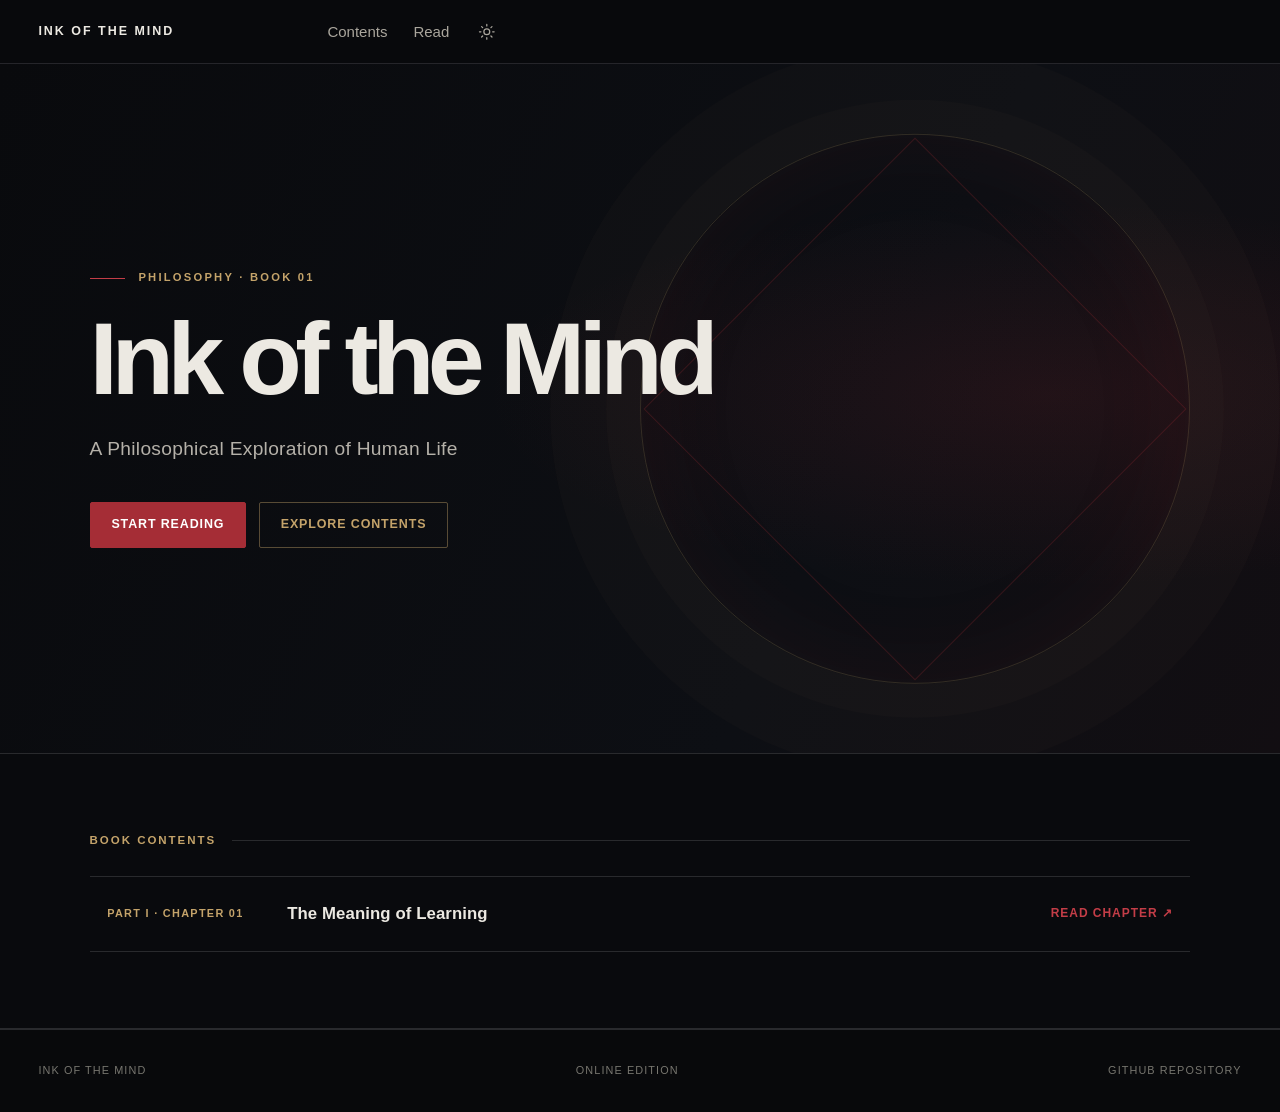
<file: index.html>
<!doctype html>
<html lang="en" data-theme="dark">
<head>
<meta charset="utf-8"><meta name="viewport" content="width=device-width,initial-scale=1">
<meta name="description" content="Ink of the Mind — a philosophical exploration of human life.">
<meta name="theme-color" content="#090a0d"><meta property="og:type" content="book"><meta property="og:title" content="Ink of the Mind"><meta property="og:description" content="A philosophical exploration of human life.">
<link rel="canonical" href="https://everlastinguc.github.io/jingalala-huhu/">
<title>Ink of the Mind</title>
<link rel="stylesheet" href="assets/css/tokens.css"><link rel="stylesheet" href="assets/css/base.css"><link rel="stylesheet" href="assets/css/layout.css"><link rel="stylesheet" href="assets/css/components.css"><link rel="stylesheet" href="assets/css/utilities.css">
<script type="module" src="assets/js/theme.js"></script>
</head>
<body>
<a class="skip-link" href="#main">Skip to content</a>
<header class="site-header">
<a class="wordmark" href="index.html" aria-label="Ink of the Mind home"><span>INK OF THE MIND</span></a>
<nav class="header-actions" aria-label="Main navigation"><a class="icon-button" href="#contents">Contents</a><a class="icon-button" href="reader.html">Read</a><button class="icon-button" id="theme-toggle" type="button" aria-label="Switch theme"><svg viewBox="0 0 24 24" aria-hidden="true"><circle cx="12" cy="12" r="4"></circle><path d="M12 2v2m0 16v2M4.93 4.93l1.42 1.42m11.3 11.3 1.42 1.42M2 12h2m16 0h2M4.93 19.07l1.42-1.42m11.3-11.3 1.42-1.42"></path></svg></button></nav>
</header>
<main id="main">
<section class="home-hero"><div class="home-inner">
<p class="home-meta">PHILOSOPHY · BOOK 01</p>
<h1 class="home-title">Ink of the Mind</h1>
<p class="home-subtitle">A Philosophical Exploration of Human Life</p>
<div class="home-hero__actions"><a class="home-cta" href="reader.html">Start reading</a><a class="home-cta home-cta--secondary" href="#contents">Explore contents</a></div>
</div></section>
<section class="home-section" id="contents"><div class="home-inner">
<h2 class="home-section__heading">Book contents</h2>
<div class="home-chapter-list">
<div class="home-chapter"><span class="home-chapter__number">PART I · CHAPTER 01</span><strong class="home-chapter__title">The Meaning of Learning</strong><a class="home-chapter__link" href="reader.html">Read chapter</a></div>
</div>
</div></section>
</main>
<footer class="site-footer"><span>INK OF THE MIND</span><span>ONLINE EDITION</span><a href="https://github.com/EverlastingUc/jingalala-huhu" target="_blank" rel="noopener noreferrer">GITHUB REPOSITORY</a></footer>
</body></html>
</file>
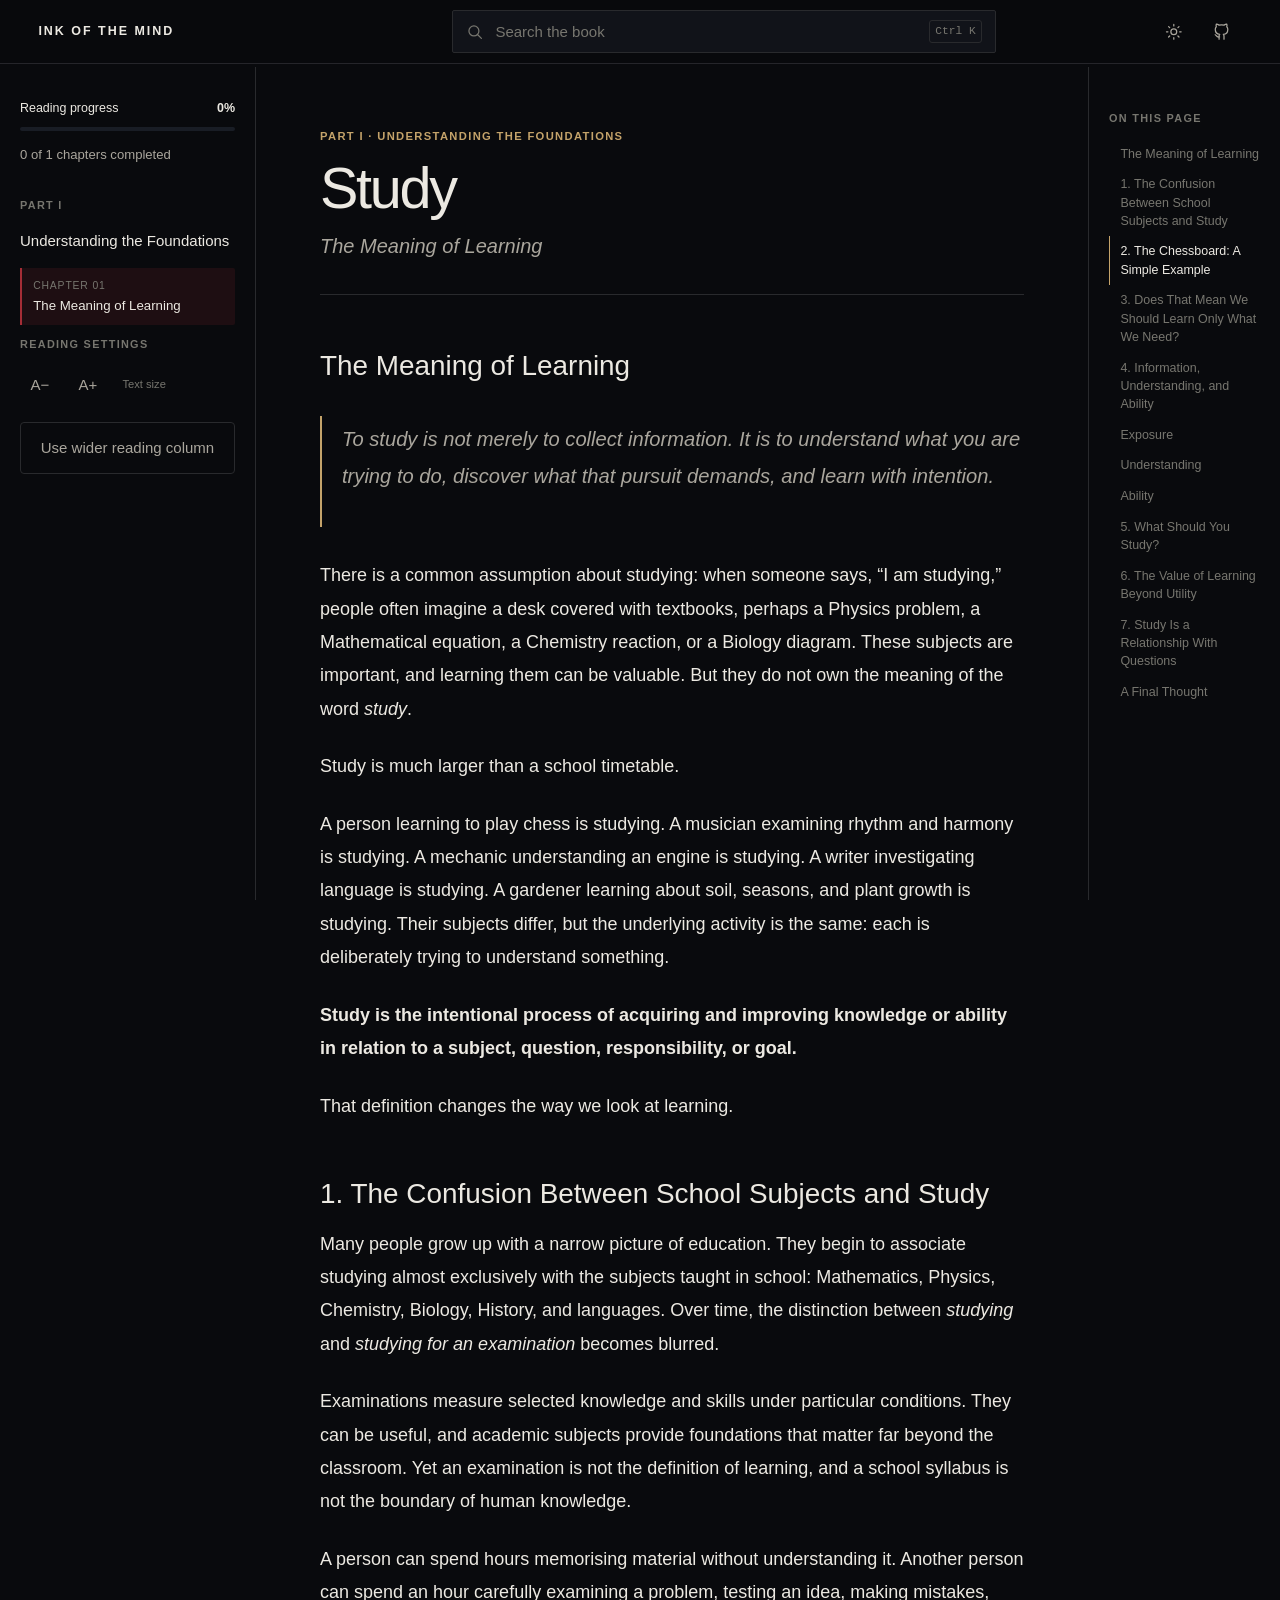
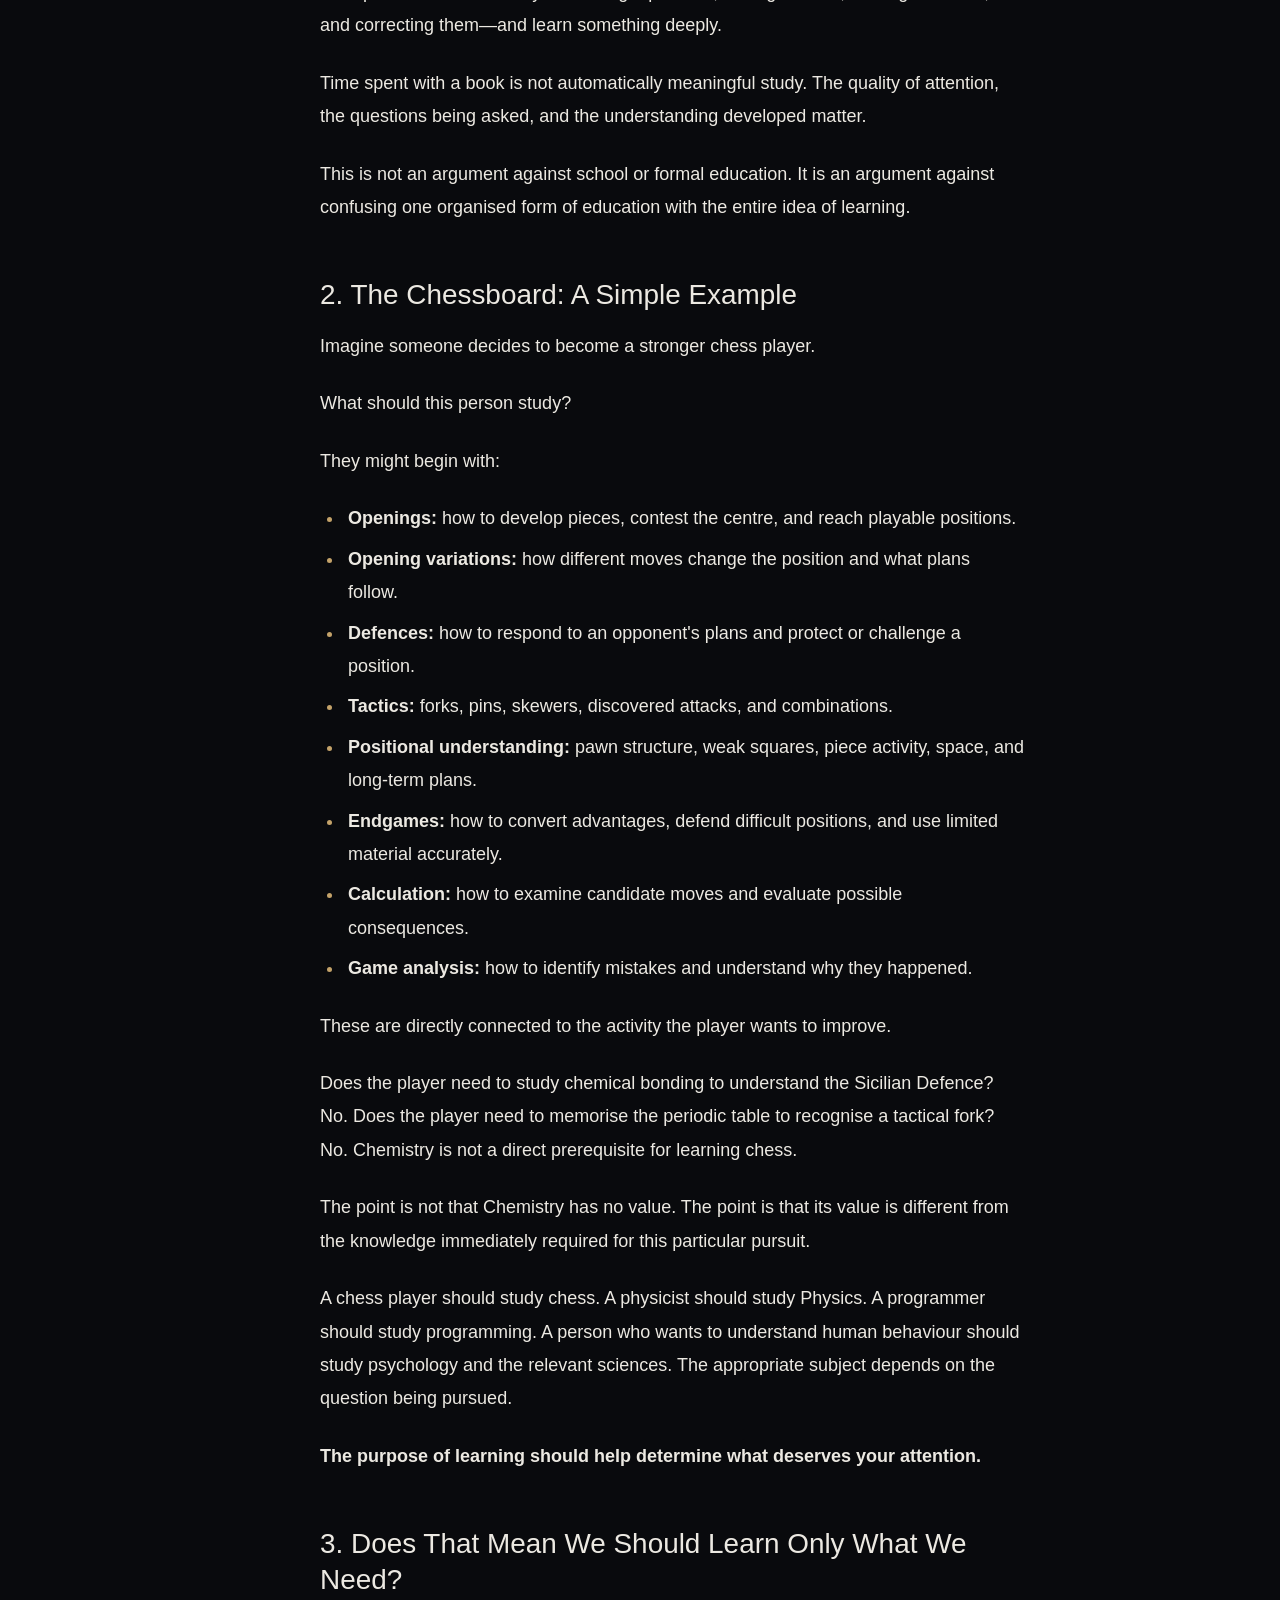
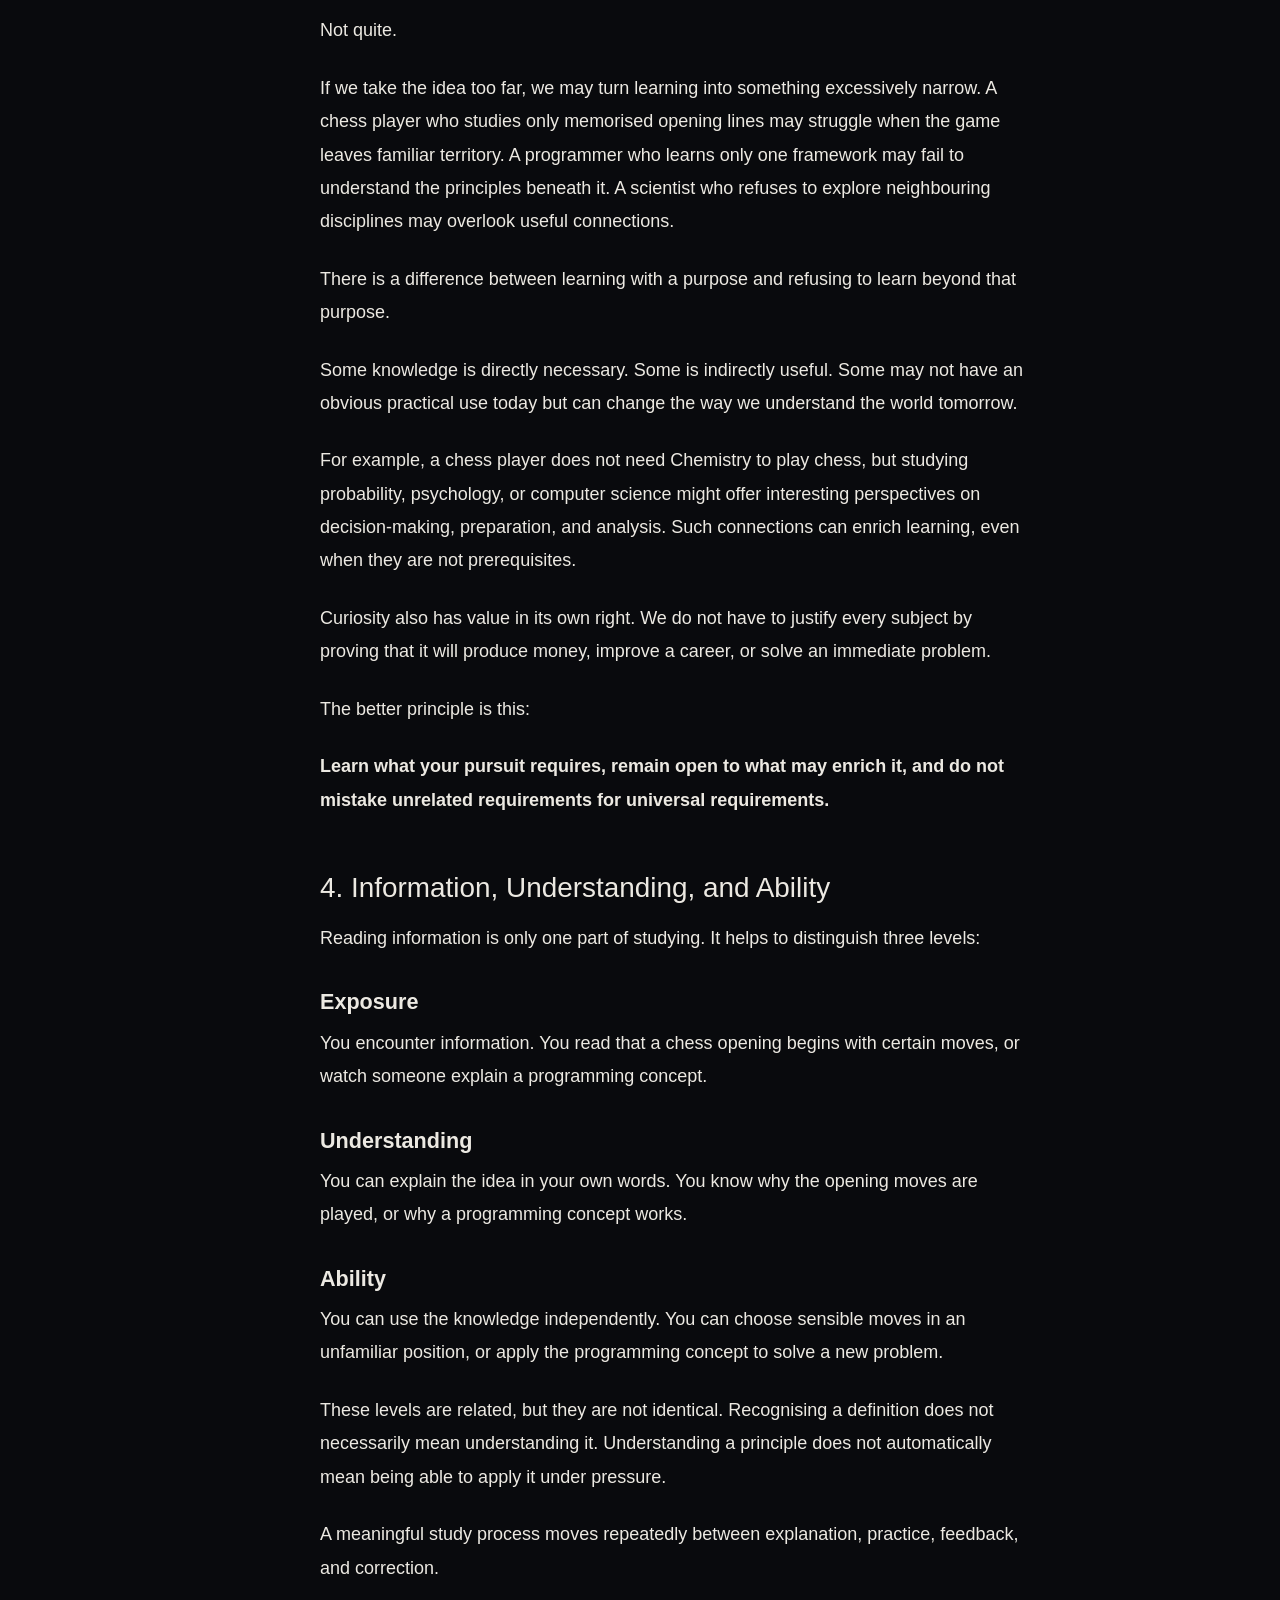
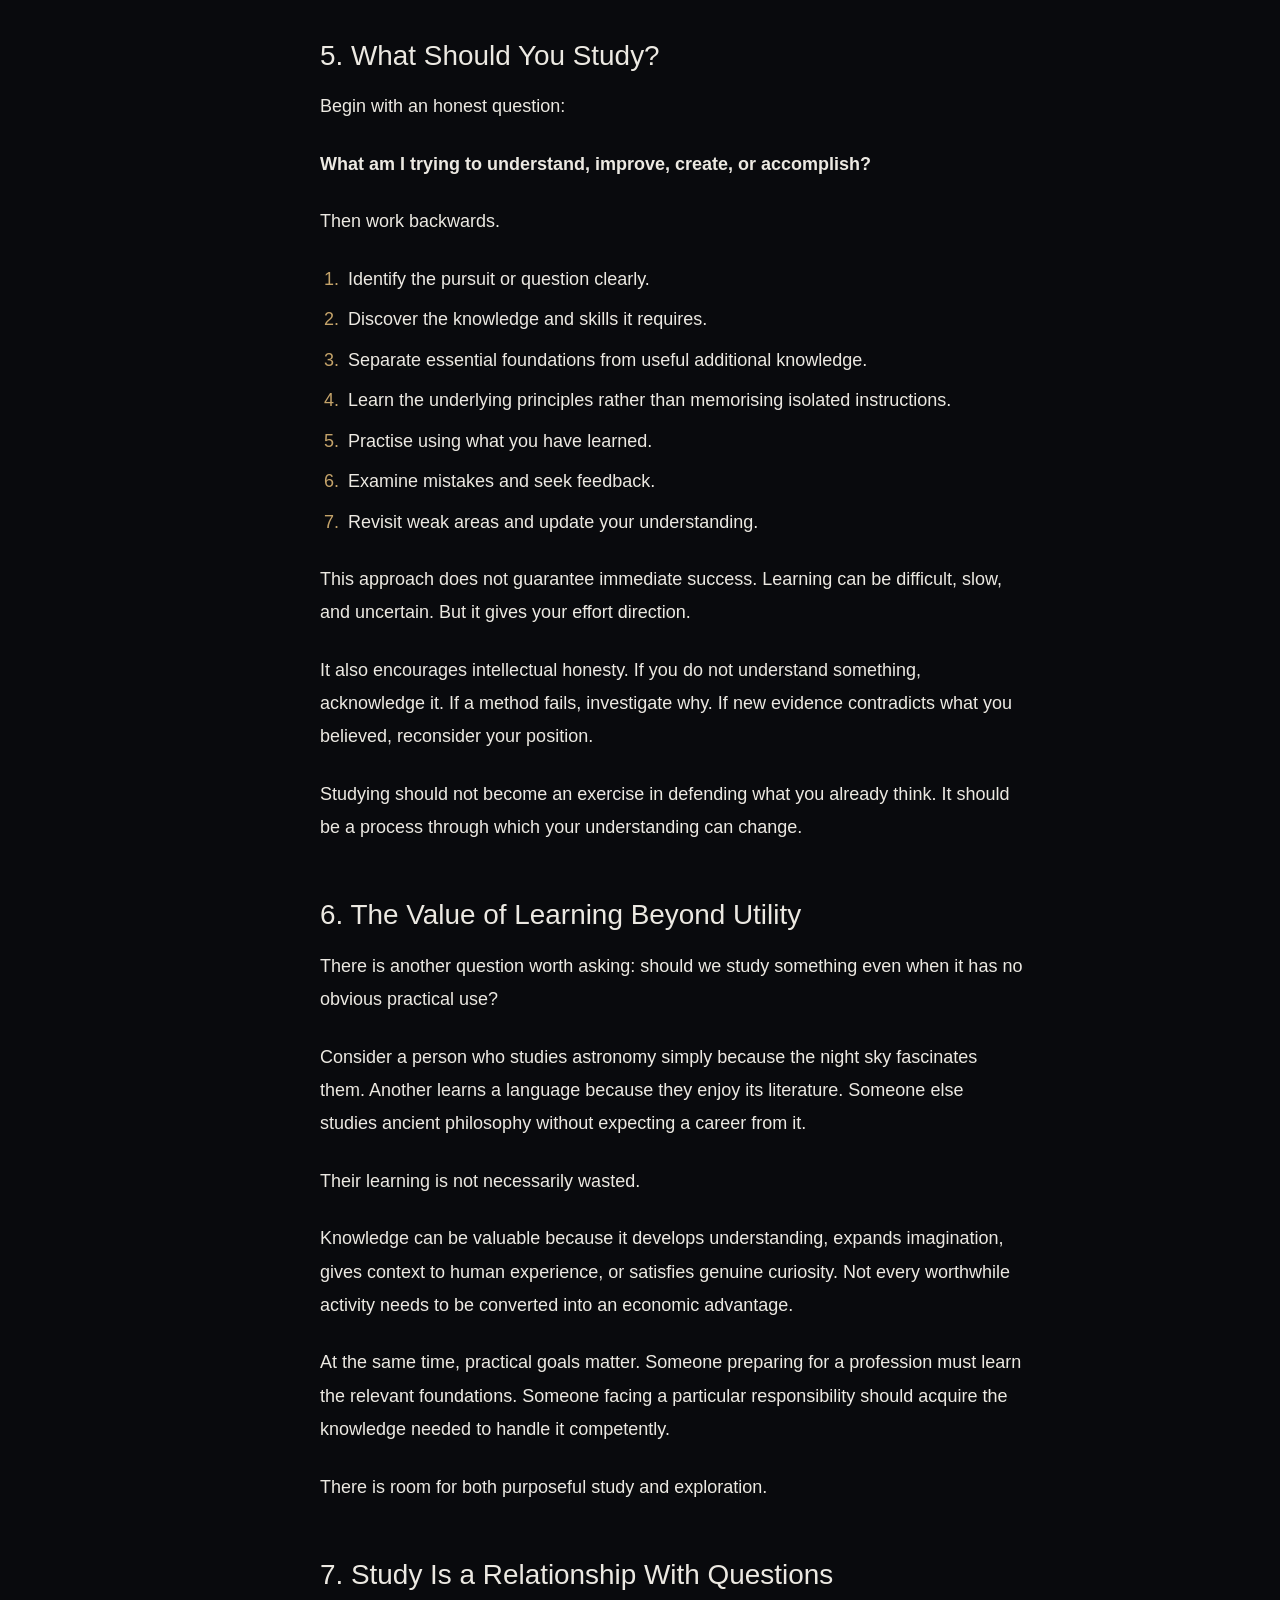
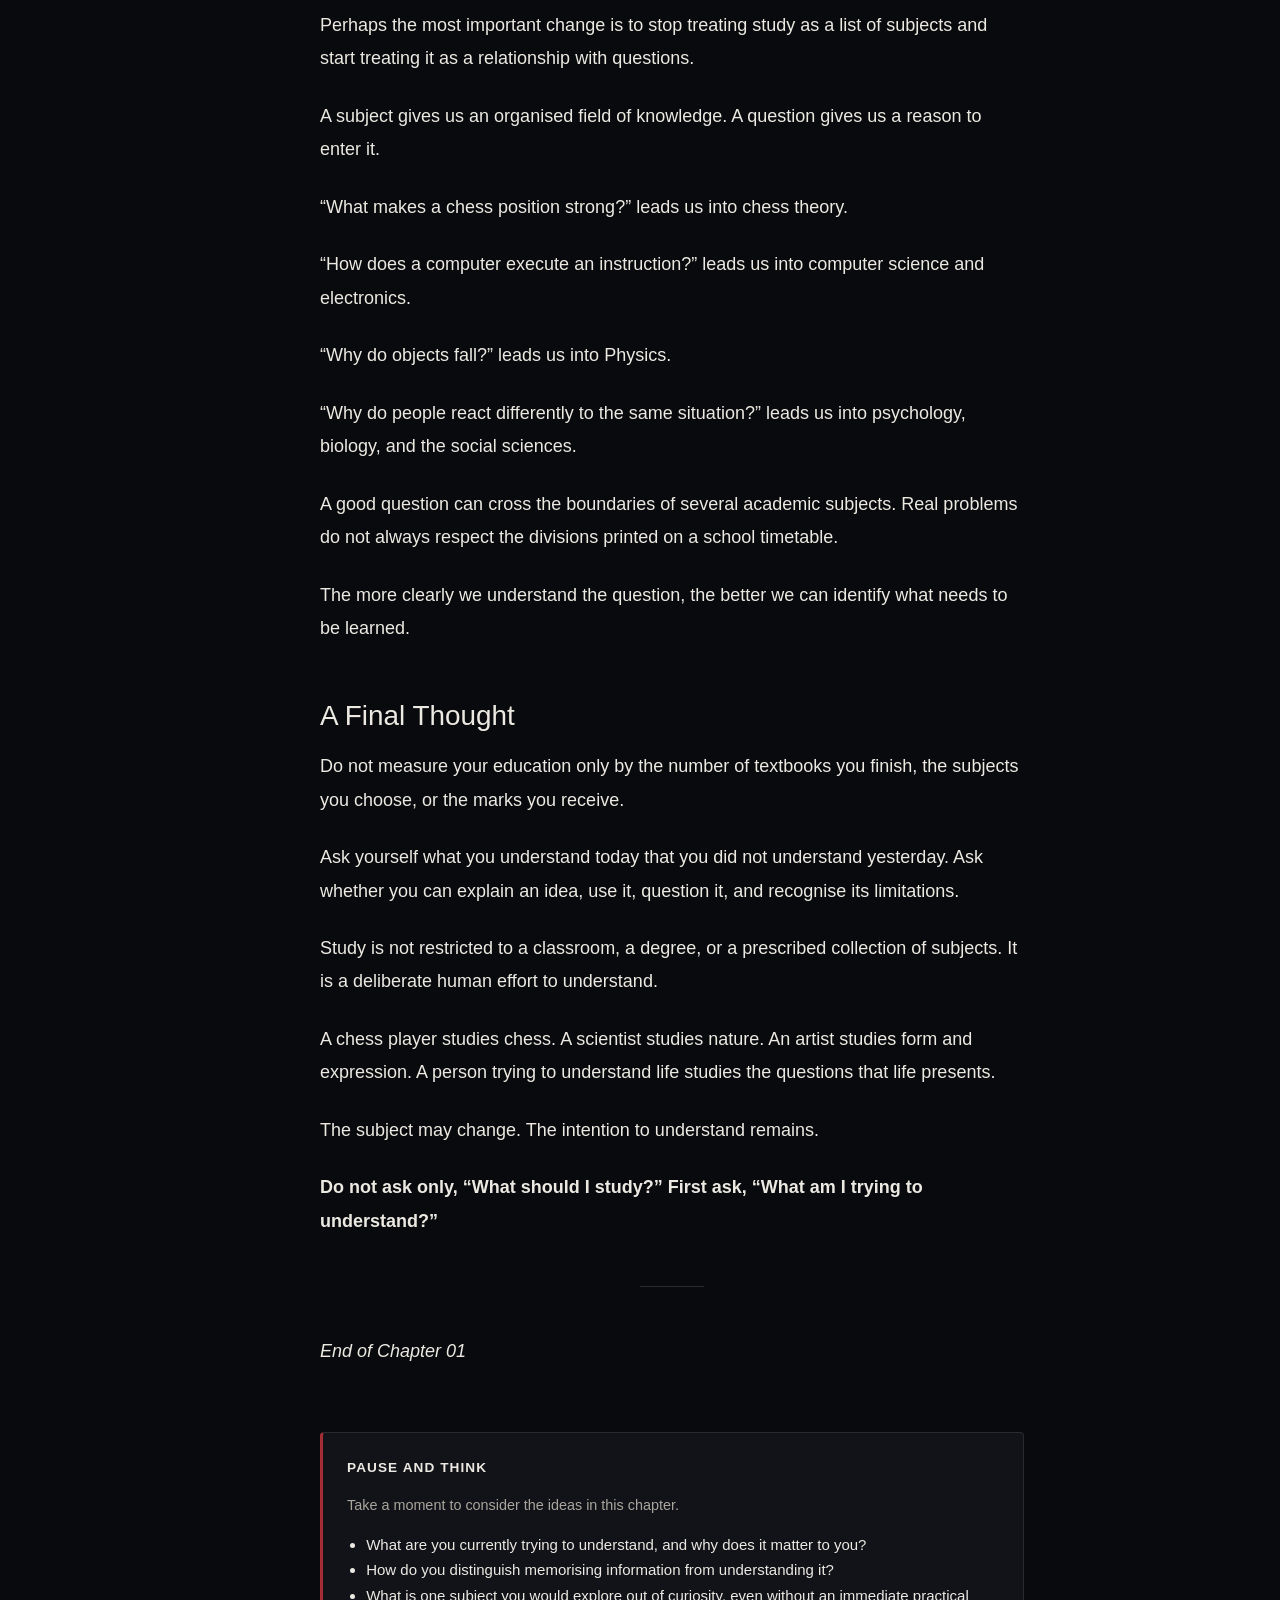
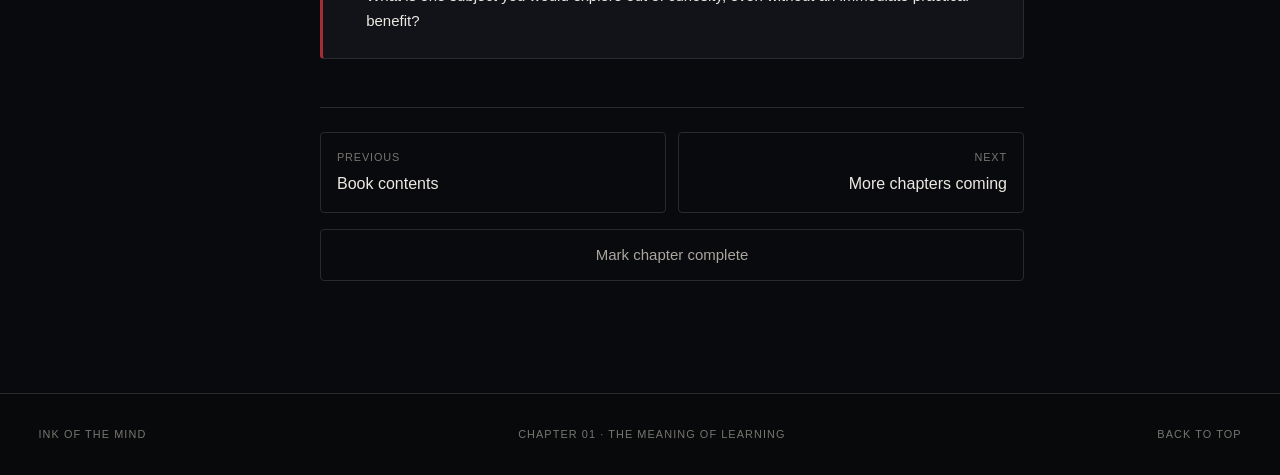
<file: reader.html>
<!doctype html>
<html lang="en" data-theme="dark">
<head>
<meta charset="utf-8"><meta name="viewport" content="width=device-width,initial-scale=1">
<meta name="description" content="Read Ink of the Mind: Chapter 1, The Meaning of Learning.">
<meta name="theme-color" content="#090a0d"><meta property="og:type" content="book"><meta property="og:title" content="The Meaning of Learning — Ink of the Mind"><meta property="og:description" content="Chapter 1 of Ink of the Mind.">
<link rel="canonical" href="https://everlastinguc.github.io/jingalala-huhu/reader.html">
<title>The Meaning of Learning — Ink of the Mind</title>

<link rel="stylesheet" href="assets/css/tokens.css"><link rel="stylesheet" href="assets/css/base.css"><link rel="stylesheet" href="assets/css/layout.css"><link rel="stylesheet" href="assets/css/components.css"><link rel="stylesheet" href="assets/css/utilities.css">
<script type="module" src="assets/js/main.js"></script>
</head>
<body>
<a class="skip-link" href="#chapter-content">Skip to chapter</a>
<header class="site-header">
<button class="menu-button" id="menu-toggle" type="button" aria-label="Open chapter navigation" aria-expanded="false"><svg viewBox="0 0 24 24" aria-hidden="true"><path d="M4 7h16M4 12h16M4 17h16"></path></svg></button>
<a class="wordmark" href="index.html"><span>INK OF THE MIND</span></a>
<div class="header-search"><button class="search-trigger" id="search-open" type="button"><svg viewBox="0 0 24 24" aria-hidden="true"><circle cx="10.8" cy="10.8" r="6.8"></circle><path d="m16 16 5 5"></path></svg><span>Search the book</span><kbd>Ctrl K</kbd></button></div>
<div class="header-actions"><button class="icon-button" id="theme-toggle" type="button" aria-label="Switch theme"><svg viewBox="0 0 24 24" aria-hidden="true"><circle cx="12" cy="12" r="4"></circle><path d="M12 2v2m0 16v2M4.93 4.93l1.42 1.42m11.3 11.3 1.42 1.42M2 12h2m16 0h2M4.93 19.07l1.42-1.42m11.3-11.3 1.42-1.42"></path></svg></button><a class="icon-button" href="https://github.com/EverlastingUc/jingalala-huhu" target="_blank" rel="noopener noreferrer" aria-label="GitHub repository"><svg viewBox="0 0 24 24" aria-hidden="true"><path d="M9 19c-4.3 1.4-4.3-2.5-6-3m12 6v-3.9a3.4 3.4 0 0 0-.9-2.7c3-.3 6.1-1.5 6.1-6.7a5.2 5.2 0 0 0-1.4-3.6 4.8 4.8 0 0 0-.1-3.6s-1.1-.4-3.7 1.4a12.8 12.8 0 0 0-6.7 0C5.7 1.1 4.6 1.5 4.6 1.5a4.8 4.8 0 0 0-.1 3.6 5.2 5.2 0 0 0-1.4 3.6c0 5.2 3.1 6.4 6.1 6.7a3.4 3.4 0 0 0-.9 2.7V22"></path></svg></a></div>
</header>
<div class="reader-progress" aria-hidden="true"><span class="reader-progress__bar" id="reading-progress"></span></div>
<div class="mobile-overlay" id="sidebar-overlay"></div>
<div class="reader-shell">
<aside class="sidebar" id="chapter-sidebar" aria-label="Chapter navigation">
<div class="sidebar__progress"><div class="progress-copy"><span>Reading progress</span><strong id="progress-percent">0%</strong></div><div class="progress-track"><div class="progress-track__bar" id="progress-bar"></div></div><p class="u-muted u-text-small" id="progress-count">0 of 1 chapters completed</p></div>
<p class="sidebar-label">PART I</p><p class="sidebar-part-title">Understanding the Foundations</p>
<nav class="sidebar__chapters" aria-label="Chapters"><a class="chapter-link" href="reader.html" aria-current="page"><span class="chapter-link__number">CHAPTER 01</span>The Meaning of Learning</a></nav>
<div class="sidebar-settings"><p class="sidebar-label">READING SETTINGS</p><div class="u-flex"><button class="control-button" id="font-decrease" type="button" aria-label="Decrease font size">A−</button><button class="control-button" id="font-increase" type="button" aria-label="Increase font size">A+</button><span class="reader-controls__label">Text size</span></div><button class="complete-button" id="width-toggle" type="button" aria-pressed="false">Use wider reading column</button></div>
</aside>
<main class="reader-main"><div class="reader-main__inner" id="reading-column">
<header class="chapter-heading"><p class="chapter-heading__part">Part I · Understanding the Foundations</p><h1>Study</h1><p class="chapter-heading__subtitle">The Meaning of Learning</p></header>
<article class="chapter-content" id="chapter-content" aria-label="Chapter text"><p class="u-muted">Loading chapter…</p></article>
<section class="reflection" aria-labelledby="reflection-title"><h2 id="reflection-title">Pause and think</h2><p>Take a moment to consider the ideas in this chapter.</p><ul><li>What are you currently trying to understand, and why does it matter to you?</li><li>How do you distinguish memorising information from understanding it?</li><li>What is one subject you would explore out of curiosity, even without an immediate practical benefit?</li></ul></section>
<nav class="chapter-navigation" aria-label="Chapter navigation"><a class="chapter-nav-link" href="index.html"><small>Previous</small><strong>Book contents</strong></a><a class="chapter-nav-link chapter-nav-link--next" href="index.html"><small>Next</small><strong>More chapters coming</strong></a></nav>
<button class="complete-button" id="complete-chapter" type="button" aria-pressed="false">Mark chapter complete</button>
</div></main>
<aside class="right-rail" aria-label="On this page"><p class="sidebar-label">ON THIS PAGE</p><nav id="table-of-contents"><p class="u-muted u-text-small">Loading sections…</p></nav></aside>
</div>
<footer class="site-footer"><a href="index.html">INK OF THE MIND</a><span>CHAPTER 01 · THE MEANING OF LEARNING</span><a href="#chapter-content">BACK TO TOP</a></footer>
<div class="palette-backdrop" id="command-palette" role="dialog" aria-modal="true" aria-label="Search the book"><div class="command-palette"><label class="sr-only" for="palette-input">Search chapters and sections</label><input id="palette-input" type="search" placeholder="Search chapters and sections…"><div class="palette-results" id="palette-results"></div></div></div>
</body></html>
</file>
<file: assets/css/tokens.css>
:root{color-scheme:dark;--bg:#090a0d;--panel:#111319;--panel-raised:#191d25;--text:#ece9e2;--muted:#aaa69d;--quiet:#77766f;--line:#292a2d;--accent:#a52d36;--accent-hover:#c33d47;--accent-soft:rgb(165 45 54 / 14%);--gold:#c4a36a;--gold-soft:rgb(196 163 106 / 12%);--success:#82b395;--danger:#c47b7b;--reading:Arial,"Segoe UI",sans-serif;--ui:Arial,"Segoe UI",sans-serif;--mono:Consolas,"SFMono-Regular",monospace;--s1:.25rem;--s2:.5rem;--s3:.75rem;--s4:1rem;--s5:1.25rem;--s6:1.5rem;--s8:2rem;--s10:2.5rem;--s12:3rem;--s16:4rem;--s20:5rem;--topbar:4rem;--sidebar:16rem;--rail:12rem;--reading-width:45rem;--wide-reading:55rem;--radius-sm:2px;--radius-md:4px;--radius-lg:6px;--shadow:0 18px 50px rgb(0 0 0 / 40%);--fast:160ms;--normal:210ms;--ease:cubic-bezier(.2,0,0,1);--focus:0 0 0 3px rgb(196 163 106 / 32%)}[data-theme=light]{color-scheme:light;--bg:#f2f0eb;--panel:#fffefa;--panel-raised:#e9e5dc;--text:#202126;--muted:#575751;--quiet:#77766f;--line:#d8d2c6;--accent:#913039;--accent-hover:#76272d;--accent-soft:rgb(145 48 57 / 9%);--gold:#98733d;--gold-soft:rgb(152 115 61 / 10%);--success:#356b49;--danger:#9b4d4d;--shadow:0 16px 40px rgb(30 35 44 / 12%)}
</file>
<file: assets/css/base.css>
*,*::before,*::after{box-sizing:border-box}html{min-width:320px;scroll-behavior:smooth;scroll-padding-top:calc(var(--topbar) + 1.5rem)}body{margin:0;background:var(--bg);color:var(--text);font-family:var(--ui);font-size:15px;line-height:1.6;-webkit-font-smoothing:antialiased}body,button,input{font-family:var(--ui)}a{color:inherit;text-decoration:none}button{color:inherit}button,input{font:inherit}button:focus-visible,a:focus-visible,input:focus-visible{outline:0;box-shadow:var(--focus)}::selection{background:var(--accent-soft);color:var(--text)}img,svg{display:block;max-width:100%}svg{width:1.1rem;height:1.1rem;stroke:currentColor;fill:none;stroke-width:1.7;stroke-linecap:round;stroke-linejoin:round}.skip-link{position:fixed;z-index:100;inset-block-start:var(--s2);inset-inline-start:var(--s2);padding:var(--s3) var(--s4);background:var(--text);color:var(--bg);transform:translateY(-160%)}.skip-link:focus{transform:translateY(0)}:focus-visible{outline-offset:3px}::selection{background:var(--accent-soft)}html{scrollbar-color:var(--quiet) var(--bg);scrollbar-width:thin}::-webkit-scrollbar{width:10px}::-webkit-scrollbar-track{background:var(--bg)}::-webkit-scrollbar-thumb{background:var(--quiet);border:3px solid var(--bg);border-radius:99px}@media(prefers-reduced-motion:reduce){*,*::before,*::after{scroll-behavior:auto!important;animation-duration:.01ms!important;animation-iteration-count:1!important;transition-duration:.01ms!important}}
</file>
<file: assets/css/layout.css>
.site-header{position:sticky;inset-block-start:0;z-index:30;height:var(--topbar);display:flex;align-items:center;gap:var(--s6);padding-inline:clamp(1rem,3vw,2.5rem);background:color-mix(in srgb,var(--bg) 94%,transparent);border-block-end:1px solid var(--line);backdrop-filter:blur(14px)}.wordmark{display:inline-flex;align-items:center;gap:.7rem;min-width:var(--sidebar);font-size:.78rem;font-weight:700;letter-spacing:.12em}.wordmark__mark{display:grid;place-items:center;width:1.8rem;height:1.8rem;border:1px solid var(--accent);color:var(--accent);font-family:var(--reading);font-size:1.1rem}.header-search{flex:1;max-width:34rem;margin-inline:auto}.header-actions{display:flex;align-items:center;gap:var(--s2)}.icon-button,.menu-button,.control-button{display:inline-grid;place-items:center;min-width:2.5rem;min-height:2.5rem;padding:.5rem;border:1px solid transparent;border-radius:var(--radius-sm);background:transparent;color:var(--muted);cursor:pointer;transition:background var(--fast) var(--ease),color var(--fast) var(--ease),border-color var(--fast) var(--ease)}.icon-button:hover,.menu-button:hover,.control-button:hover{background:var(--panel-raised);color:var(--text);border-color:var(--line)}.menu-button{display:none}.reader-progress{position:fixed;inset-block-start:var(--topbar);inset-inline:0;z-index:29;height:3px;background:transparent}.reader-progress__bar{display:block;width:0;height:100%;background:var(--accent);transition:width 80ms linear}.reader-shell{display:grid;grid-template-columns:var(--sidebar) minmax(0,1fr) var(--rail);min-height:calc(100vh - var(--topbar));max-width:100rem;margin-inline:auto}.sidebar{position:sticky;inset-block-start:calc(var(--topbar) + 3px);align-self:start;height:calc(100vh - var(--topbar) - 3px);overflow-y:auto;padding:var(--s8) var(--s5);border-inline-end:1px solid var(--line)}.sidebar__progress{margin-block-end:var(--s8)}.sidebar__group{margin-block-start:var(--s6)}.sidebar__chapters{display:grid;gap:.25rem;margin-block-start:var(--s3)}.reader-main{min-width:0;padding:clamp(2rem,5vw,4.5rem) clamp(1.25rem,5vw,4rem) 7rem}.reader-main__inner{width:min(100%,var(--reading-width));margin-inline:auto}.reader-main__inner.is-wide{width:min(100%,var(--wide-reading))}.right-rail{position:sticky;inset-block-start:calc(var(--topbar) + 3px);align-self:start;height:calc(100vh - var(--topbar) - 3px);overflow-y:auto;padding:var(--s8) var(--s5);border-inline-start:1px solid var(--line)}.site-footer{display:flex;justify-content:space-between;gap:var(--s4);padding:var(--s8) clamp(1rem,3vw,2.5rem);border-block-start:1px solid var(--line);color:var(--quiet);font-size:.78rem}@media(max-width:1100px){.reader-shell{grid-template-columns:var(--sidebar) minmax(0,1fr)}.right-rail{display:none}}@media(max-width:760px){.site-header{gap:var(--s2)}.wordmark{min-width:0;flex:1}.header-search{max-width:none}.menu-button{display:inline-grid}.reader-shell{display:block}.sidebar{position:fixed;z-index:40;inset-block:var(--topbar) 0;inset-inline-start:0;width:min(19rem,86vw);height:auto;background:var(--bg);box-shadow:var(--shadow);transform:translateX(-105%);transition:transform var(--normal) var(--ease)}.sidebar.is-open{transform:translateX(0)}.reader-main{padding:var(--s8) var(--s5) 5rem}.site-footer{flex-wrap:wrap}}@media(min-width:1600px){.reader-shell{grid-template-columns:19rem minmax(0,1fr) 15rem}}
</file>
<file: assets/css/components.css>
.search-trigger{width:100%;display:flex;align-items:center;gap:var(--s3);padding:.55rem .8rem;border:1px solid var(--line);border-radius:var(--radius-sm);background:var(--panel);color:var(--quiet);text-align:left;cursor:pointer}.search-trigger kbd{margin-inline-start:auto;padding:.1rem .35rem;border:1px solid var(--line);border-radius:3px;font-size:.7rem}.sidebar-label,.eyebrow{color:var(--quiet);font-size:.68rem;font-weight:700;letter-spacing:.12em;text-transform:uppercase}.progress-copy{display:flex;justify-content:space-between;gap:var(--s2);margin-block-end:var(--s2);font-size:.78rem}.progress-track{height:4px;overflow:hidden;border-radius:9px;background:var(--panel-raised)}.progress-track__bar{width:0;height:100%;background:var(--accent);transition:width var(--normal) var(--ease)}.chapter-link{display:block;padding:.6rem .7rem;border-inline-start:2px solid transparent;border-radius:0 var(--radius-sm) var(--radius-sm) 0;color:var(--muted);font-size:.83rem;line-height:1.45}.chapter-link:hover{background:var(--panel);color:var(--text)}.chapter-link[aria-current=page]{border-inline-start-color:var(--accent);background:var(--accent-soft);color:var(--text)}.chapter-link__number{display:block;margin-block-end:.2rem;color:var(--quiet);font-size:.65rem;letter-spacing:.08em}.chapter-heading{margin-block:0 2rem;padding-block-end:2rem;border-block-end:1px solid var(--line)}.chapter-heading__part{margin:0 0 .7rem;color:var(--accent);font-size:.7rem;font-weight:700;letter-spacing:.12em;text-transform:uppercase}.chapter-heading h1{margin:0;font-family:var(--ui);font-size:clamp(2.4rem,5vw,3.6rem);font-weight:500;letter-spacing:-.04em;line-height:1.1}.chapter-heading__subtitle{margin:.6rem 0 0;color:var(--muted);font-family:var(--ui);font-size:1.25rem;font-style:italic}.chapter-content{font-family:var(--ui);font-size:var(--reader-font-size,1.125rem);line-height:1.85;color:var(--text)}.chapter-content h2{margin:3.3rem 0 1rem;font-size:1.55em;font-weight:500;line-height:1.3;scroll-margin-top:6rem}.chapter-content h3{margin:2rem 0 .65rem;font-size:1.2em;font-weight:600;line-height:1.35}.chapter-content p{margin:0 0 1.35em}.chapter-content blockquote{margin:2rem 0;padding:.3rem 0 .3rem 1.25rem;border-inline-start:2px solid var(--accent);color:var(--muted);font-size:1.12em;font-style:italic}.chapter-content ul,.chapter-content ol{padding-inline-start:1.5rem;margin:0 0 1.5rem}.chapter-content li{padding-inline-start:.25rem;margin-block:.45rem}.chapter-content li::marker{color:var(--accent)}.chapter-content strong{font-weight:700}.chapter-content hr{margin:3rem auto;width:4rem;border:0;border-block-start:1px solid var(--line)}.chapter-content a{color:var(--accent);text-decoration:underline;text-underline-offset:3px}.chapter-content .chapter-end{text-align:center;color:var(--quiet);font-family:var(--mono);font-size:.7rem;letter-spacing:.12em}.reflection{margin-block-start:4rem;padding:1.5rem;border:1px solid var(--line);border-inline-start:3px solid var(--accent);border-radius:var(--radius-md);background:var(--panel)}.reflection h2{margin:0 0 .75rem;font-family:var(--ui);font-size:.85rem;font-weight:700;letter-spacing:.08em;text-transform:uppercase}.reflection p{margin-block-end:.65rem;color:var(--muted);font-size:.9rem}.reflection ul{margin-block-end:0;padding-inline-start:1.2rem;color:var(--text);font-family:var(--ui);line-height:1.7}.chapter-navigation{display:grid;grid-template-columns:1fr 1fr;gap:var(--s3);margin-block-start:3rem;padding-block-start:1.5rem;border-block-start:1px solid var(--line)}.chapter-nav-link{display:block;padding:1rem;border:1px solid var(--line);border-radius:var(--radius-md);transition:border-color var(--fast) var(--ease),background var(--fast) var(--ease)}.chapter-nav-link:hover{border-color:var(--accent);background:var(--panel)}.chapter-nav-link--next{text-align:right}.chapter-nav-link small{display:block;color:var(--quiet);font-size:.68rem;text-transform:uppercase;letter-spacing:.08em}.chapter-nav-link strong{display:block;margin-block-start:.3rem;font-family:var(--ui);font-size:1rem;font-weight:500}.complete-button{display:flex;align-items:center;justify-content:center;gap:.6rem;width:100%;margin-block-start:1rem;padding:.8rem 1rem;border:1px solid var(--line);border-radius:var(--radius-md);background:transparent;color:var(--muted);cursor:pointer}.complete-button[aria-pressed=true]{border-color:var(--success);color:var(--success);background:color-mix(in srgb,var(--success) 8%,transparent)}.toc-link{display:block;padding:.4rem 0 .4rem .65rem;border-inline-start:1px solid transparent;color:var(--quiet);font-size:.78rem;line-height:1.45}.toc-link:hover,.toc-link.is-active{border-inline-start-color:var(--accent);color:var(--text)}.reader-controls{display:flex;gap:.35rem;margin-block-start:var(--s4)}.reader-controls .control-button{min-width:2.2rem;min-height:2.2rem;border-color:var(--line)}.reader-controls__label{align-self:center;margin-inline-start:.4rem;color:var(--quiet);font-size:.7rem}.palette-backdrop{position:fixed;z-index:49;inset:0;display:none;align-items:flex-start;justify-content:center;padding:15vh 1rem 1rem;background:rgb(0 0 0 / 55%)}.palette-backdrop.is-open{display:flex}.command-palette{width:min(38rem,100%);overflow:hidden;border:1px solid var(--line);border-radius:var(--radius-lg);background:var(--panel);box-shadow:var(--shadow)}.command-palette input{width:100%;padding:1rem 1.1rem;border:0;border-block-end:1px solid var(--line);background:transparent;color:var(--text);outline:0}.palette-results{max-height:50vh;overflow:auto;padding:.5rem}.palette-result{display:block;width:100%;padding:.75rem;border:0;border-radius:var(--radius-sm);background:transparent;color:var(--text);text-align:left;cursor:pointer}.palette-result:hover,.palette-result:focus-visible{background:var(--accent-soft)}.palette-result small{display:block;color:var(--quiet);font-size:.7rem}.empty-state{padding:1.2rem;color:var(--muted);font-size:.85rem}.search-results{margin-block-start:1rem}.search-result{display:block;padding:.7rem;border-block-end:1px solid var(--line)}.search-result strong{display:block;font-family:var(--ui);font-weight:500}.search-result small{color:var(--quiet)}.mobile-overlay{position:fixed;z-index:39;inset:var(--topbar) 0 0;display:none;background:rgb(0 0 0 / 45%)}.mobile-overlay.is-visible{display:block}.sr-only{position:absolute;width:1px;height:1px;padding:0;margin:-1px;overflow:hidden;clip:rect(0,0,0,0);white-space:nowrap;border:0}@media(max-width:500px){.chapter-navigation{grid-template-columns:1fr}.chapter-nav-link--next{text-align:left}}
</file>
<file: assets/css/utilities.css>
.u-muted{color:var(--muted)}.u-quiet{color:var(--quiet)}.u-accent{color:var(--accent-hover)}.u-hidden{display:none!important}.u-mt-0{margin-block-start:0}.u-text-small{font-size:.82rem}.u-flex{display:flex;align-items:center;gap:var(--s2)}
/* Homepage */
.home-hero{position:relative;isolation:isolate;min-height:min(690px,calc(100vh - var(--topbar)));display:flex;align-items:center;overflow:hidden;padding:clamp(4rem,9vw,8rem) clamp(1.25rem,7vw,7rem);border-block-end:1px solid var(--line);background:radial-gradient(ellipse at 82% 48%,rgb(165 45 54 / 13%),transparent 38%),linear-gradient(115deg,#090a0d 0%,#0d0f14 65%,#120e12 100%)}.home-hero::before{position:absolute;z-index:-1;content:"";width:min(43vw,570px);aspect-ratio:1;inset-inline-end:7%;inset-block-start:50%;transform:translateY(-50%);border:1px solid rgb(196 163 106 / 20%);border-radius:50%;box-shadow:0 0 0 34px rgb(196 163 106 / 2%),0 0 0 90px rgb(196 163 106 / 2%),inset 0 0 100px rgb(165 45 54 / 8%)}.home-hero::after{position:absolute;z-index:-1;content:"";width:min(30vw,390px);aspect-ratio:1;inset-inline-end:calc(7% + min(6.5vw,84px));inset-block-start:50%;transform:translateY(-50%) rotate(45deg);border:1px solid rgb(165 45 54 / 25%)}.home-inner{position:relative;width:min(100%,78rem);margin-inline:auto}.home-meta{display:flex;align-items:center;gap:.85rem;margin:0 0 1.35rem;color:var(--gold);font-size:.7rem;font-weight:700;letter-spacing:.2em;text-transform:uppercase}.home-meta::before{content:"";width:2.2rem;height:1px;background:var(--accent-hover)}.home-title{max-width:55rem;margin:0;color:var(--text);font-size:clamp(3.2rem,8vw,7.4rem);font-weight:700;letter-spacing:-.065em;line-height:.98}.home-subtitle{max-width:38rem;margin:1.5rem 0 0;color:#b5b1a9;font-size:clamp(1rem,1.7vw,1.2rem);line-height:1.7;letter-spacing:.015em}.home-hero__actions{display:flex;gap:.8rem;flex-wrap:wrap;margin-block-start:2.25rem}.home-cta{display:inline-flex;align-items:center;justify-content:center;min-height:2.9rem;padding:.75rem 1.3rem;border:1px solid var(--accent);border-radius:var(--radius-sm);background:var(--accent);color:#fff;font-size:.78rem;font-weight:700;letter-spacing:.07em;text-transform:uppercase;transition:background var(--fast) var(--ease),border-color var(--fast) var(--ease),transform var(--fast) var(--ease)}.home-cta:hover{border-color:var(--accent-hover);background:var(--accent-hover);transform:translateY(-2px)}.home-cta--secondary{border-color:rgb(196 163 106 / 42%);background:transparent;color:var(--gold)}.home-cta--secondary:hover{border-color:var(--gold);background:var(--gold-soft);color:var(--text)}.home-section{padding:clamp(3rem,6vw,5.5rem) clamp(1.25rem,7vw,7rem);border-block-end:1px solid var(--line);background:var(--bg)}.home-section__heading{display:flex;align-items:center;gap:1rem;margin:0 0 1.7rem;color:var(--gold);font-size:.72rem;font-weight:700;letter-spacing:.17em;text-transform:uppercase}.home-section__heading::after{content:"";height:1px;flex:1;background:var(--line)}.home-section__copy{max-width:54rem;margin:0;color:var(--muted);font-size:.95rem;line-height:1.8}.home-chapter-list{display:grid;max-width:78rem;border-block-start:1px solid var(--line)}.home-chapter{position:relative;display:grid;grid-template-columns:10rem minmax(0,1fr) auto;align-items:center;gap:1.25rem;padding:1.45rem 1.1rem;border-block-end:1px solid var(--line);transition:background var(--fast) var(--ease),padding var(--fast) var(--ease)}.home-chapter:hover{padding-inline:1.4rem;background:linear-gradient(90deg,var(--panel),transparent)}.home-chapter__number{color:var(--gold);font-size:.68rem;font-weight:700;letter-spacing:.12em}.home-chapter__title{color:var(--text);font-size:1.05rem;font-weight:600;letter-spacing:.005em}.home-chapter__link{color:var(--accent-hover);font-size:.75rem;font-weight:700;letter-spacing:.08em;text-transform:uppercase}.home-chapter__link::after{content:" ↗"}.home-about{padding-block:2.5rem 4rem}.home-about__label{margin:0 0 .8rem;color:var(--quiet);font-size:.7rem;font-weight:700;letter-spacing:.1em;text-transform:uppercase}.home-about__copy{max-width:54rem;margin:0;color:var(--muted);font-size:.9rem;line-height:1.8}.site-header{border-block-end-color:#25252a}.site-header .wordmark{letter-spacing:.16em}.site-footer{background:#08090b;color:#77766f;font-size:.68rem;letter-spacing:.1em}.site-footer a:hover{color:var(--gold)}
/* Reader details */
.chapter-heading__part{color:var(--gold)}.chapter-content li::marker{color:var(--gold)}.chapter-content blockquote{border-inline-start-color:var(--gold)}.reflection{border-inline-start-color:var(--accent)}.toc-link:hover,.toc-link.is-active{border-inline-start-color:var(--gold)}.chapter-link[aria-current=page]{border-inline-start-color:var(--accent)}.reader-progress__bar,.progress-track__bar{background:linear-gradient(90deg,var(--accent),var(--gold))}
@media(max-width:760px){.home-hero{min-height:580px;padding-block:5rem}.home-hero::before{width:76vw;inset-inline-end:-24%;inset-block-start:66%;opacity:.65}.home-hero::after{width:54vw;inset-inline-end:-10%;inset-block-start:66%;opacity:.65}.home-title{font-size:clamp(3rem,14vw,5rem)}.home-chapter{grid-template-columns:1fr auto;gap:.5rem .75rem}.home-chapter__number{grid-column:1/-1}.home-section{padding-block:2.5rem 3rem}}
@media(max-width:430px){.home-hero{min-height:540px}.home-title{font-size:2.85rem}.home-subtitle{max-width:19rem}.home-hero__actions{align-items:stretch;flex-direction:column;max-width:15rem}.home-cta{width:100%}}
@media print{:root{color-scheme:light;--bg:#fff;--panel:#fff;--text:#111;--muted:#444;--line:#bbb}body{background:#fff;color:#111;font-size:11pt}.site-header,.sidebar,.right-rail,.reader-progress,.chapter-navigation,.complete-button,.reader-controls,.site-footer,.mobile-overlay{display:none!important}.reader-shell{display:block}.reader-main{padding:0}.reader-main__inner,.reader-main__inner.is-wide{width:100%;max-width:none}.chapter-content{font-size:11pt;line-height:1.65;color:#111}.chapter-content h2{break-after:avoid}.chapter-content blockquote,.reflection{break-inside:avoid;border-color:#777;background:#fff;color:#222}.chapter-heading{break-after:avoid}a{color:inherit;text-decoration:none}}
</file>
